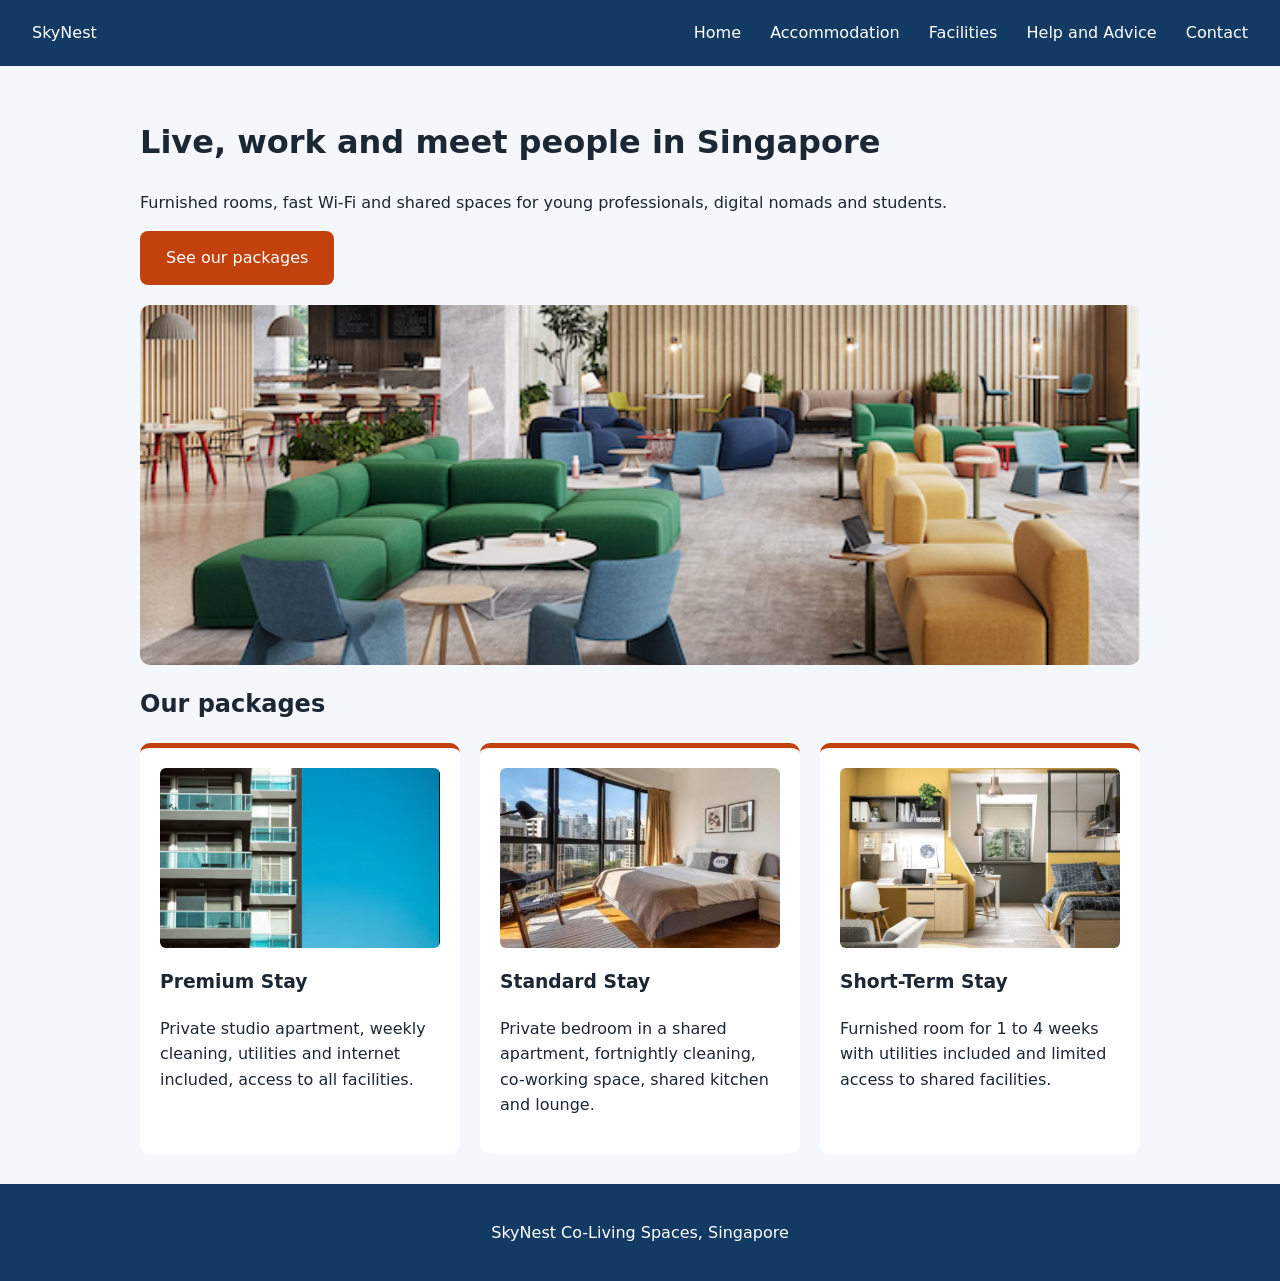
<file: index.html>
<!DOCTYPE html>
<html lang="en">
<head>
  <meta charset="utf-8">
  <meta name="viewport" content="width=device-width, initial-scale=1">
  <title>Home | SkyNest Co-Living Spaces</title>
  <link rel="stylesheet" href="css/style.css">
</head>
<body>
  <header>
    <a href="index.html">SkyNest</a>
    <nav>
      <a href="index.html">Home</a>
      <a href="accommodation.html">Accommodation</a>
      <a href="facilities.html">Facilities</a>
      <a href="advice.html">Help and Advice</a>
      <a href="contact.html">Contact</a>
    </nav>
  </header>

  <main>
    <h1>Live, work and meet people in Singapore</h1>
    <p>Furnished rooms, fast Wi-Fi and shared spaces for young professionals, digital nomads and students.</p>
    <a class="button" href="accommodation.html">See our packages</a>
    <img class="hero-img" src="lounge.png" alt="Social lounge where SkyNest residents relax">
    <h2>Our packages</h2>
<section class="cards">
  <section class="cards">
  <div class="card">
   <img src="studio.png" alt="Apartment building with balconies under a clear blue sky">
    <h3>Premium Stay</h3>
    <p>Private studio apartment, weekly cleaning, utilities and internet included, access to all facilities.</p>
  </div>
  <div class="card">
    <img src="shared-bedroom.png.jpg" alt="Private bedroom in a shared apartment">
    <h3>Standard Stay</h3>
    <p>Private bedroom in a shared apartment, fortnightly cleaning, co-working space, shared kitchen and lounge.</p>
  </div>
  <div class="card">
    <img src="student-room.png" alt="Furnished bedroom for short stays">
    <h3>Short-Term Stay</h3>
    <p>Furnished room for 1 to 4 weeks with utilities included and limited access to shared facilities.</p>
  </div>
</section>
</section>
  </main>

  <footer>
    <p>SkyNest Co-Living Spaces, Singapore</p>
  </footer>
</body>
</html>
</file>
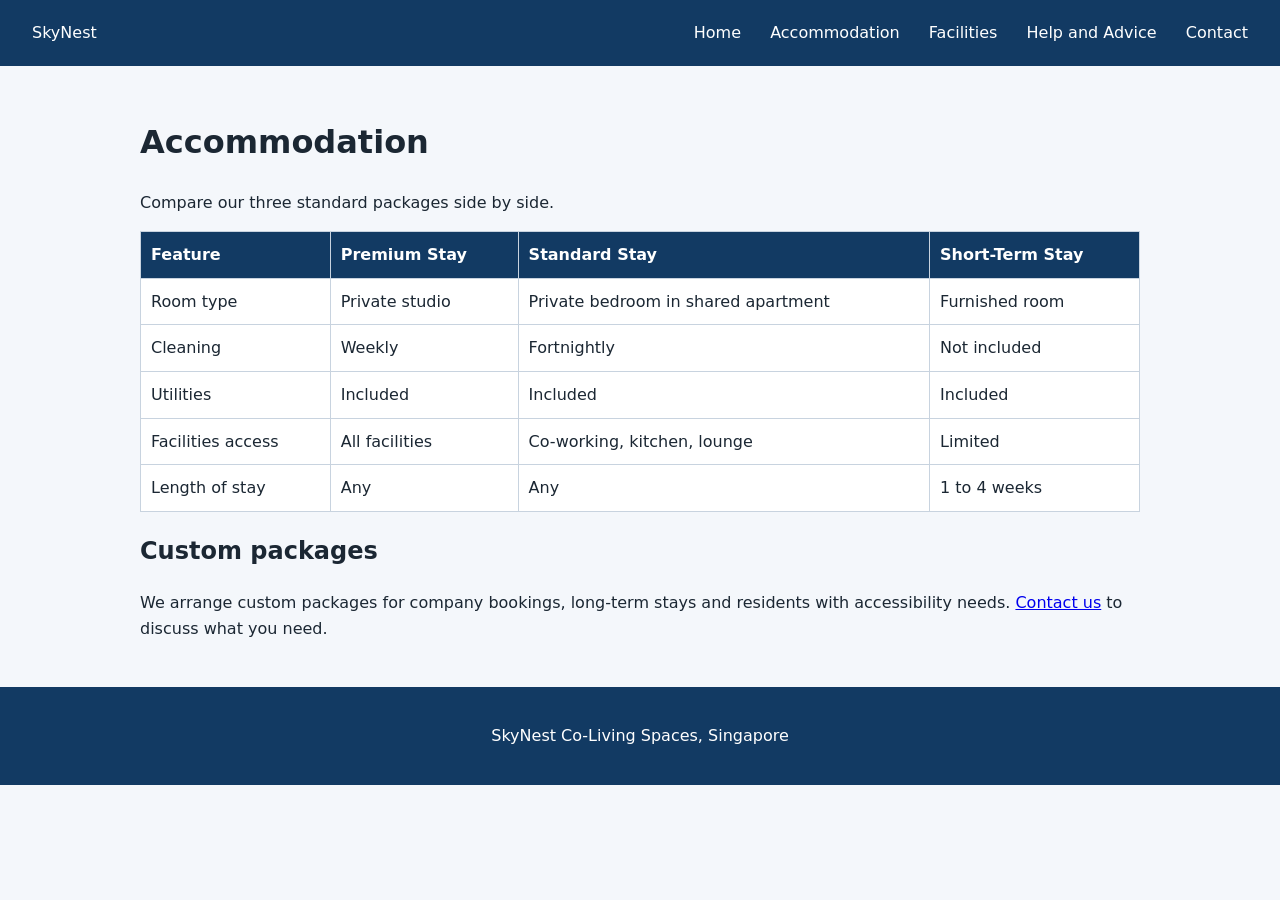
<file: accommodation.html>
<!DOCTYPE html>
<html lang="en">
<head>
  <meta charset="utf-8">
  <meta name="viewport" content="width=device-width, initial-scale=1">
  <title>Accommodation | SkyNest Co-Living Spaces</title>
  <link rel="stylesheet" href="css/style.css">
</head>
<body>
  <header>
    <a href="index.html">SkyNest</a>
    <nav>
      <a href="index.html">Home</a>
      <a href="accommodation.html">Accommodation</a>
      <a href="facilities.html">Facilities</a>
      <a href="advice.html">Help and Advice</a>
      <a href="contact.html">Contact</a>
    </nav>
  </header>

  <main>
   <h1>Accommodation</h1>
<p>Compare our three standard packages side by side.</p>
<table>
  <tr>
    <th>Feature</th>
    <th>Premium Stay</th>
    <th>Standard Stay</th>
    <th>Short-Term Stay</th>
  </tr>
  <tr>
    <td>Room type</td>
    <td>Private studio</td>
    <td>Private bedroom in shared apartment</td>
    <td>Furnished room</td>
  </tr>
  <tr>
    <td>Cleaning</td>
    <td>Weekly</td>
    <td>Fortnightly</td>
    <td>Not included</td>
  </tr>
  <tr>
    <td>Utilities</td>
    <td>Included</td>
    <td>Included</td>
    <td>Included</td>
  </tr>
  <tr>
    <td>Facilities access</td>
    <td>All facilities</td>
    <td>Co-working, kitchen, lounge</td>
    <td>Limited</td>
  </tr>
  <tr>
    <td>Length of stay</td>
    <td>Any</td>
    <td>Any</td>
    <td>1 to 4 weeks</td>
  </tr>
</table>
<h2>Custom packages</h2>
<p>We arrange custom packages for company bookings, long-term stays and residents with accessibility needs. <a href="contact.html">Contact us</a> to discuss what you need.</p>
  </main>

  <footer>
    <p>SkyNest Co-Living Spaces, Singapore</p>
  </footer>
</body>
</html>
</file>
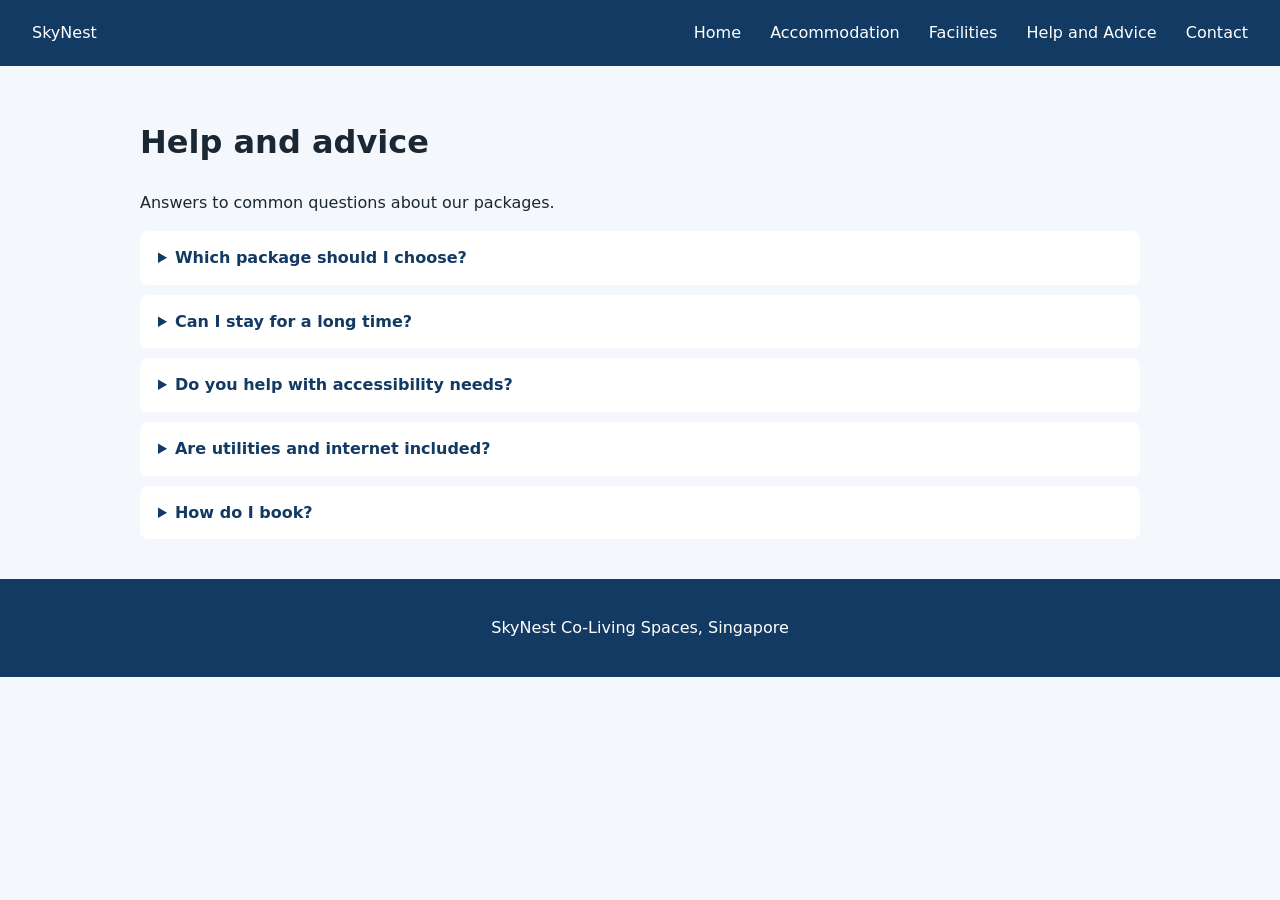
<file: advice.html>
<!DOCTYPE html>
<html lang="en">
<head>
  <meta charset="utf-8">
  <meta name="viewport" content="width=device-width, initial-scale=1">
  <title>Help and Advice | SkyNest Co-Living Spaces</title>
  <link rel="stylesheet" href="css/style.css">
</head>
<body>
  <header>
    <a href="index.html">SkyNest</a>
    <nav>
      <a href="index.html">Home</a>
      <a href="accommodation.html">Accommodation</a>
      <a href="facilities.html">Facilities</a>
      <a href="advice.html">Help and Advice</a>
      <a href="contact.html">Contact</a>
    </nav>
  </header>

  <main>
    <h1>Help and advice</h1>
<p>Answers to common questions about our packages.</p>

<details>
  <summary>Which package should I choose?</summary>
  <p>Choose Premium Stay for your own studio, Standard Stay for a private bedroom at a lower cost, or Short-Term Stay if you need a room for 1 to 4 weeks.</p>
</details>

<details>
  <summary>Can I stay for a long time?</summary>
  <p>Yes. Premium and Standard Stay suit long stays, and we can arrange a custom package for long-term bookings.</p>
</details>

<details>
  <summary>Do you help with accessibility needs?</summary>
  <p>Yes. Tell us what you need on the contact page and we will arrange a custom package.</p>
</details>

<details>
  <summary>Are utilities and internet included?</summary>
  <p>Utilities are included in every package. Premium and Standard Stay also include high-speed internet.</p>
</details>

<details>
  <summary>How do I book?</summary>
  <p>Send us an enquiry on the <a href="contact.html">contact page</a>. We will reply with availability and the next steps.</p>
</details>
  </main>

  <footer>
    <p>SkyNest Co-Living Spaces, Singapore</p>
  </footer>
</body>
</html>
</file>
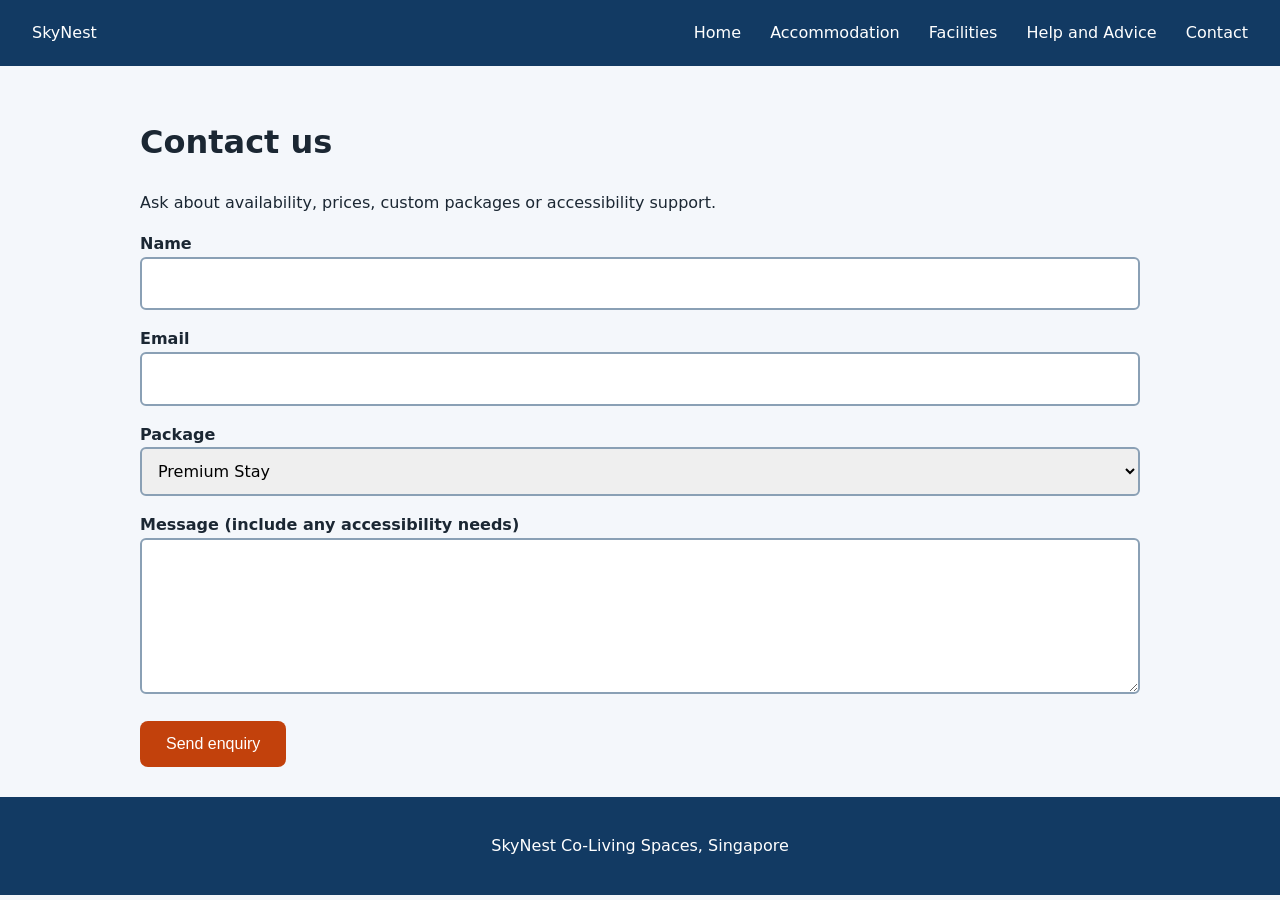
<file: contact.html>
<!DOCTYPE html>
<html lang="en">
<head>
  <meta charset="utf-8">
  <meta name="viewport" content="width=device-width, initial-scale=1">
  <title>Contact | SkyNest Co-Living Spaces</title>
  <link rel="stylesheet" href="css/style.css">
</head>
<body>
  <header>
    <a href="index.html">SkyNest</a>
    <nav>
      <a href="index.html">Home</a>
      <a href="accommodation.html">Accommodation</a>
      <a href="facilities.html">Facilities</a>
      <a href="advice.html">Help and Advice</a>
      <a href="contact.html">Contact</a>
    </nav>
  </header>

  <main>
   <h1>Contact us</h1>
<p>Ask about availability, prices, custom packages or accessibility support.</p>

<form id="enquiry">
  <label for="name">Name</label>
  <input id="name" name="name" type="text" required>

  <label for="email">Email</label>
  <input id="email" name="email" type="email" required>

  <label for="package">Package</label>
  <select id="package" name="package">
    <option>Premium Stay</option>
    <option>Standard Stay</option>
    <option>Short-Term Stay</option>
    <option>Custom package</option>
  </select>

  <label for="message">Message (include any accessibility needs)</label>
  <textarea id="message" name="message" rows="5" required></textarea>

  <button class="button" type="submit">Send enquiry</button>
</form>
    <p id="thanks" style="display:none; background:#dff3e4; padding:16px; border-radius:8px;" role="status">
  Thank you. We have received your enquiry and will reply soon.
</p>
  </main>
  <footer>
    <p>SkyNest Co-Living Spaces, Singapore</p>
  </footer>
  <script>
  document.getElementById('enquiry').addEventListener('submit', function (e) {
    e.preventDefault();
    document.getElementById('enquiry').style.display = 'none';
    document.getElementById('thanks').style.display = 'block';
  });
</script>
</body>
</html>
</file>
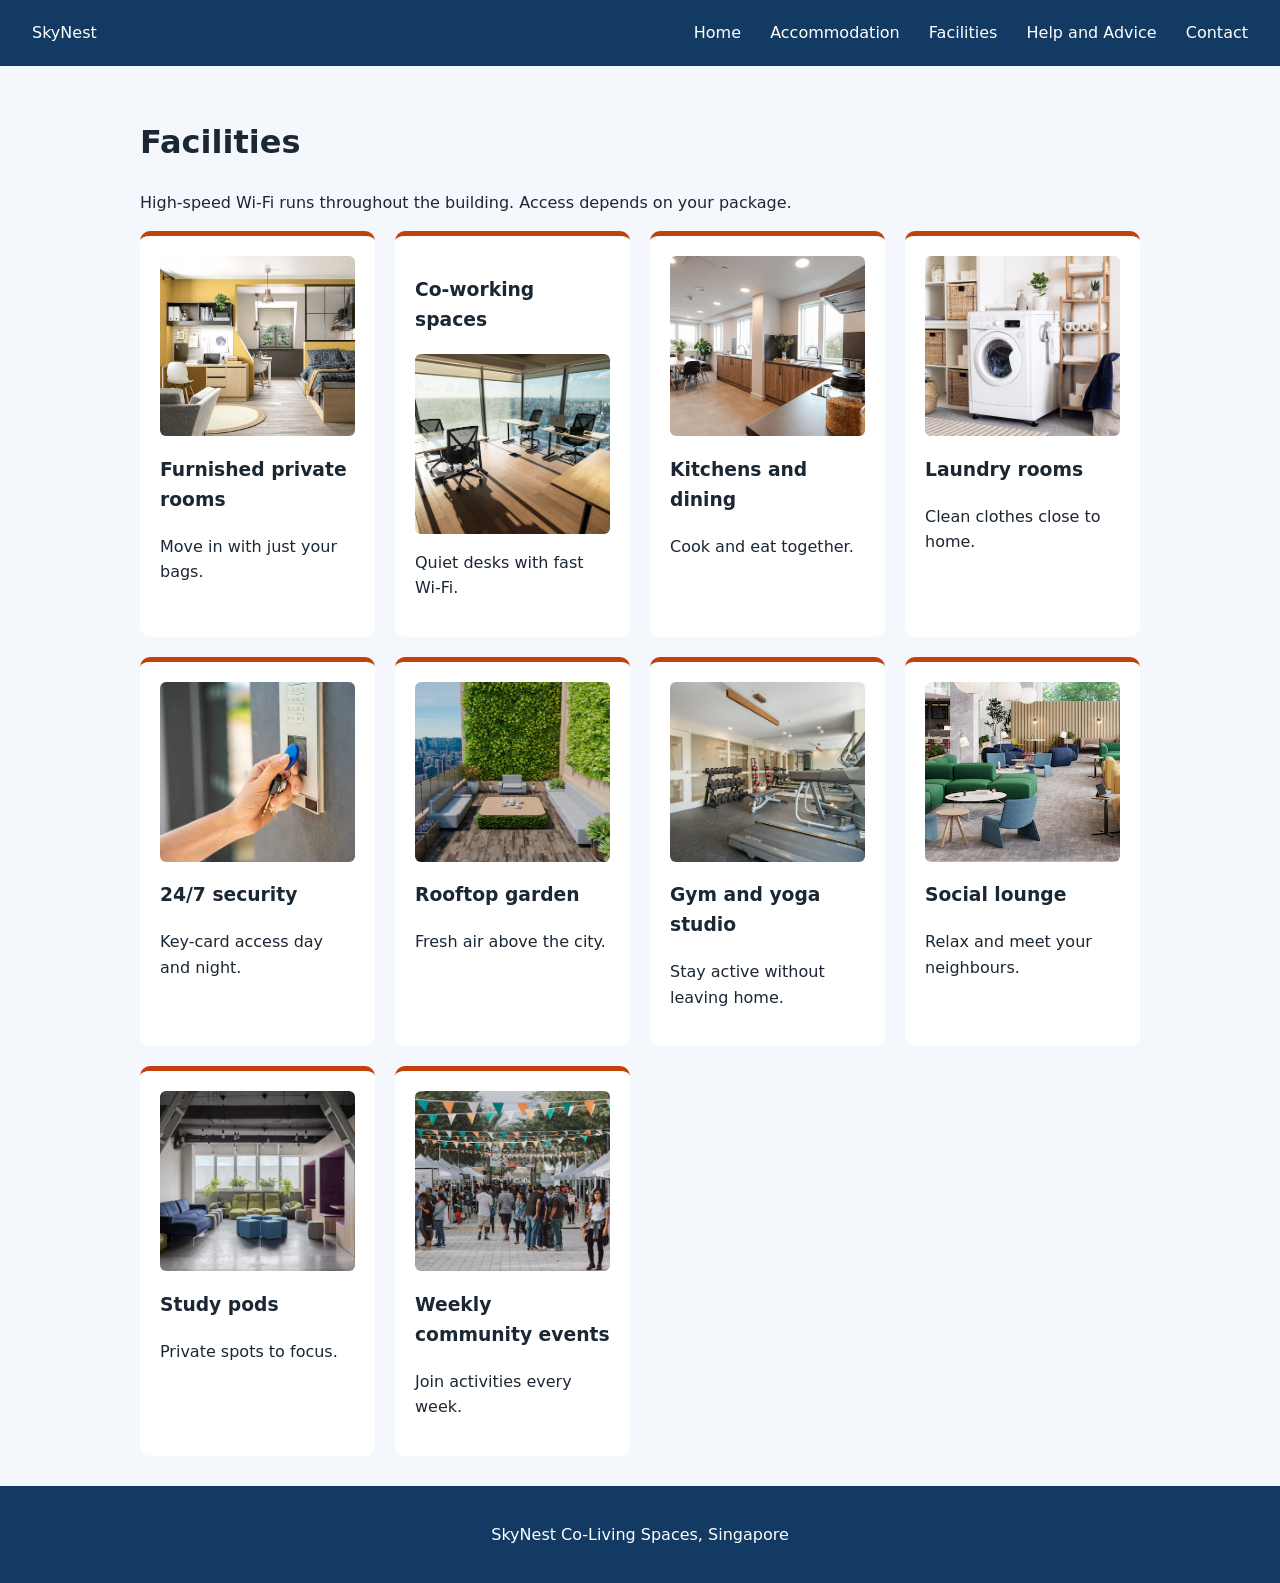
<file: facilities.html>
<!DOCTYPE html>
<html lang="en">
<head>
  <meta charset="utf-8">
  <meta name="viewport" content="width=device-width, initial-scale=1">
  <title>Facilities | SkyNest Co-Living Spaces</title>
  <link rel="stylesheet" href="css/style.css">
</head>
<body>
  <header>
    <a href="index.html">SkyNest</a>
    <nav>
      <a href="index.html">Home</a>
      <a href="accommodation.html">Accommodation</a>
      <a href="facilities.html">Facilities</a>
      <a href="advice.html">Help and Advice</a>
      <a href="contact.html">Contact</a>
    </nav>
  </header>

  <main>
   <h1>Facilities</h1>
<p>High-speed Wi-Fi runs throughout the building. Access depends on your package.</p>
<section class="cards">
  <div class="card">
    <img src="student-room.png" alt="Furnished bedroom for students">
    <h3>Furnished private rooms</h3>
    <p>Move in with just your bags.</p>
  </div>
  <div class="card">
    <h3>Co-working spaces</h3>
    <img src="coworking.jpg" alt="Co-working space with desks and laptops">
    <p>Quiet desks with fast Wi-Fi.</p>
  </div>
  <div class="card">
    <img src="kitchen.png" alt="Shared kitchen and dining area">
    <h3>Kitchens and dining</h3>
    <p>Cook and eat together.</p>
  </div>
  <div class="card">
    <img src="laundry.jpg" alt="Laundry room with a washing machine and storage baskets">
    <h3>Laundry rooms</h3>
    <p>Clean clothes close to home.</p>
  </div>
  <div class="card">
    <img src="security.jpg" alt="Key-card entrance to the building">
    <h3>24/7 security</h3>
    <p>Key-card access day and night.</p>
  </div>
  <div class="card">
    <img src="rooftop.jpg" alt="Rooftop garden overlooking the city">
    <h3>Rooftop garden</h3>
    <p>Fresh air above the city.</p>
  </div>
  <div class="card">
    <img src="gym.jpg" alt="Gym and yoga studio">
    <h3>Gym and yoga studio</h3>
    <p>Stay active without leaving home.</p>
  </div>
  <div class="card">
    <img src="lounge.png" alt="Social lounge where residents relax">
    <h3>Social lounge</h3>
    <p>Relax and meet your neighbours.</p>
  </div>
  <div class="card">
  <img src="study-pods.jpg" alt="Quiet study pod">
  <h3>Study pods</h3>
  <p>Private spots to focus.</p>
</div>
  <div class="card">
<img src="events.jpg" alt="Residents enjoying a community event">
    <h3>Weekly community events</h3>
    <p>Join activities every week.</p>
  </div>
</section>
  </main>

  <footer>
    <p>SkyNest Co-Living Spaces, Singapore</p>
  </footer>
</body>
</html>
</file>
<file: css/style.css>
:root {
  --blue: #123a63;
  --orange: #c2410c;
  --light: #f4f7fb;
}
body {
  margin: 0;
  font-family: system-ui, Arial, sans-serif;
  line-height: 1.6;
  background: var(--light);
  color: #1b2733;
}
main {
  max-width: 1000px;
  margin: auto;
  padding: 30px 20px;
}
header {
  background: var(--blue);
  display: flex;
  justify-content: space-between;
  align-items: center;
  padding: 12px 20px;
}
header a, nav a {
  color: white;
  text-decoration: none;
  padding: 8px 12px;
}
.button {
  display: inline-block;
  background: var(--orange);
  color: white;
  padding: 14px 26px;
  border-radius: 8px;
  text-decoration: none;
}
.cards {
  display: grid;
  grid-template-columns: repeat(auto-fit, minmax(230px, 1fr));
  gap: 20px;
}
.card {
  background: white;
  padding: 20px;
  border-radius: 10px;
  border-top: 5px solid var(--orange);
}
footer {
  background: var(--blue);
  color: white;
  text-align: center;
  padding: 20px;
}
@media (max-width: 760px) {
  header {
    flex-direction: column;
    align-items: flex-start;
  }
  nav a {
    display: block;
  }
}
table {
  border-collapse: collapse;
  width: 100%;
  background: white;
}
th, td {
  border: 1px solid #c8d3df;
  padding: 10px;
  text-align: left;
}
th {
  background: var(--blue);
  color: white;
}

details {
  background: white;
  margin: 10px 0;
  padding: 14px 18px;
  border-radius: 8px;
}
summary {
  font-weight: bold;
  cursor: pointer;
  color: var(--blue);
}
label {
  display: block;
  font-weight: bold;
  margin-top: 16px;
}
input, select, textarea {
  width: 100%;
  padding: 12px;
  font: inherit;
  border: 2px solid #8aa0b5;
  border-radius: 6px;
  box-sizing: border-box;
}
button.button {
  border: 0;
  margin-top: 20px;
  font-size: 1rem;
  cursor: pointer;
}
label {
  display: block;
  font-weight: bold;
  margin-top: 16px;
}
input, select, textarea {
  width: 100%;
  padding: 12px;
  font: inherit;
  border: 2px solid #8aa0b5;
  border-radius: 6px;
  box-sizing: border-box;
}
button.button {
  border: 0;
  margin-top: 20px;
  font-size: 1rem;
  cursor: pointer;
}
img {
  max-width: 100%;
  height: auto;
  display: block;
}
.hero-img {
  width: 100%;
  height: 360px;
  object-fit: cover;
  border-radius: 10px;
  margin: 20px 0;
}
.card img {
  width: 100%;
  height: 180px;
  object-fit: cover;
  border-radius: 6px;
  margin-bottom: 12px;
}
</file>
